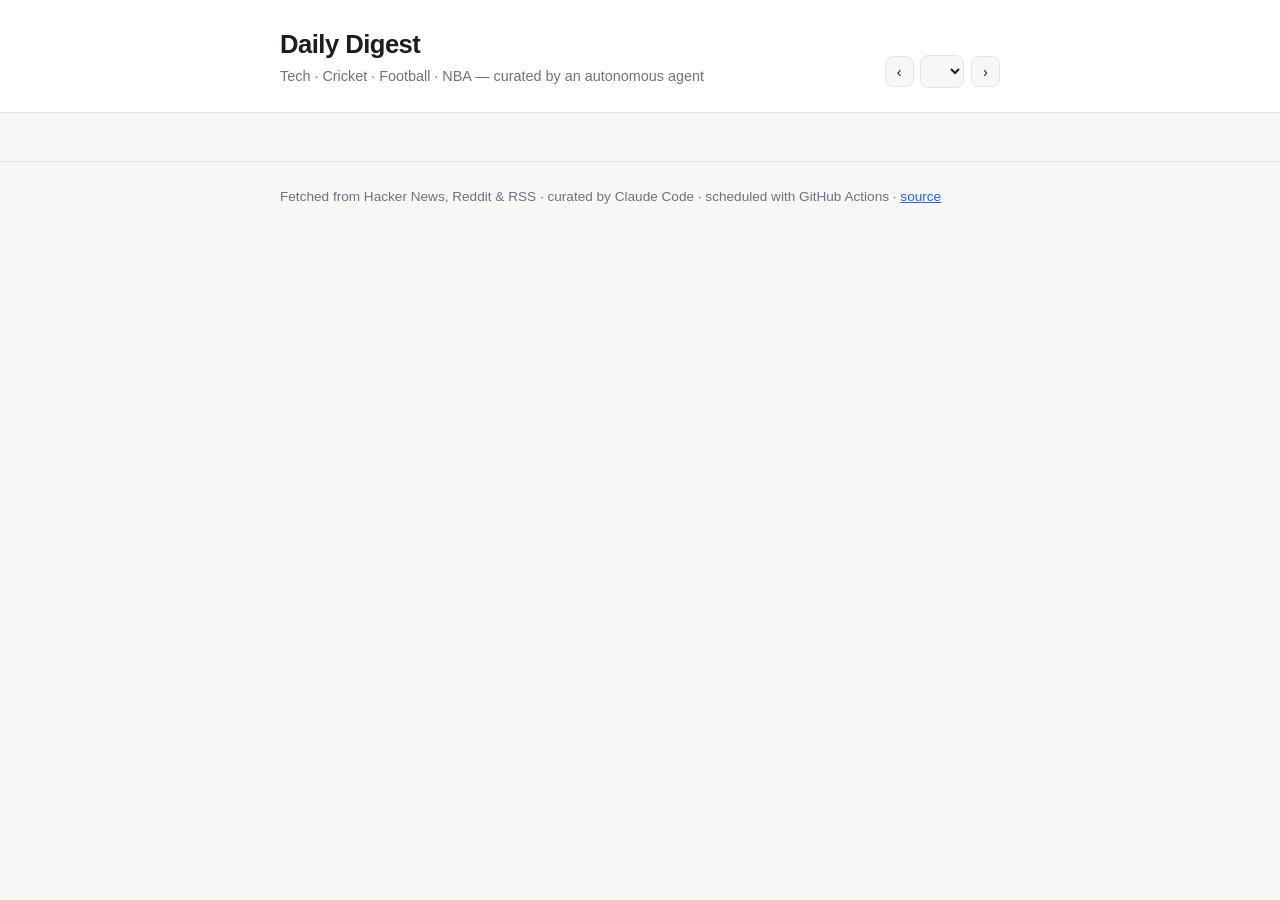
<file: index.html>
<!DOCTYPE html>
<html lang="en">
<head>
  <meta charset="UTF-8" />
  <meta http-equiv="refresh" content="0; url=./site/" />
  <title>Daily Digest</title>
</head>
<body>
  <p>Redirecting to the <a href="./site/">Daily Digest</a>…</p>
</body>
</html>
</file>
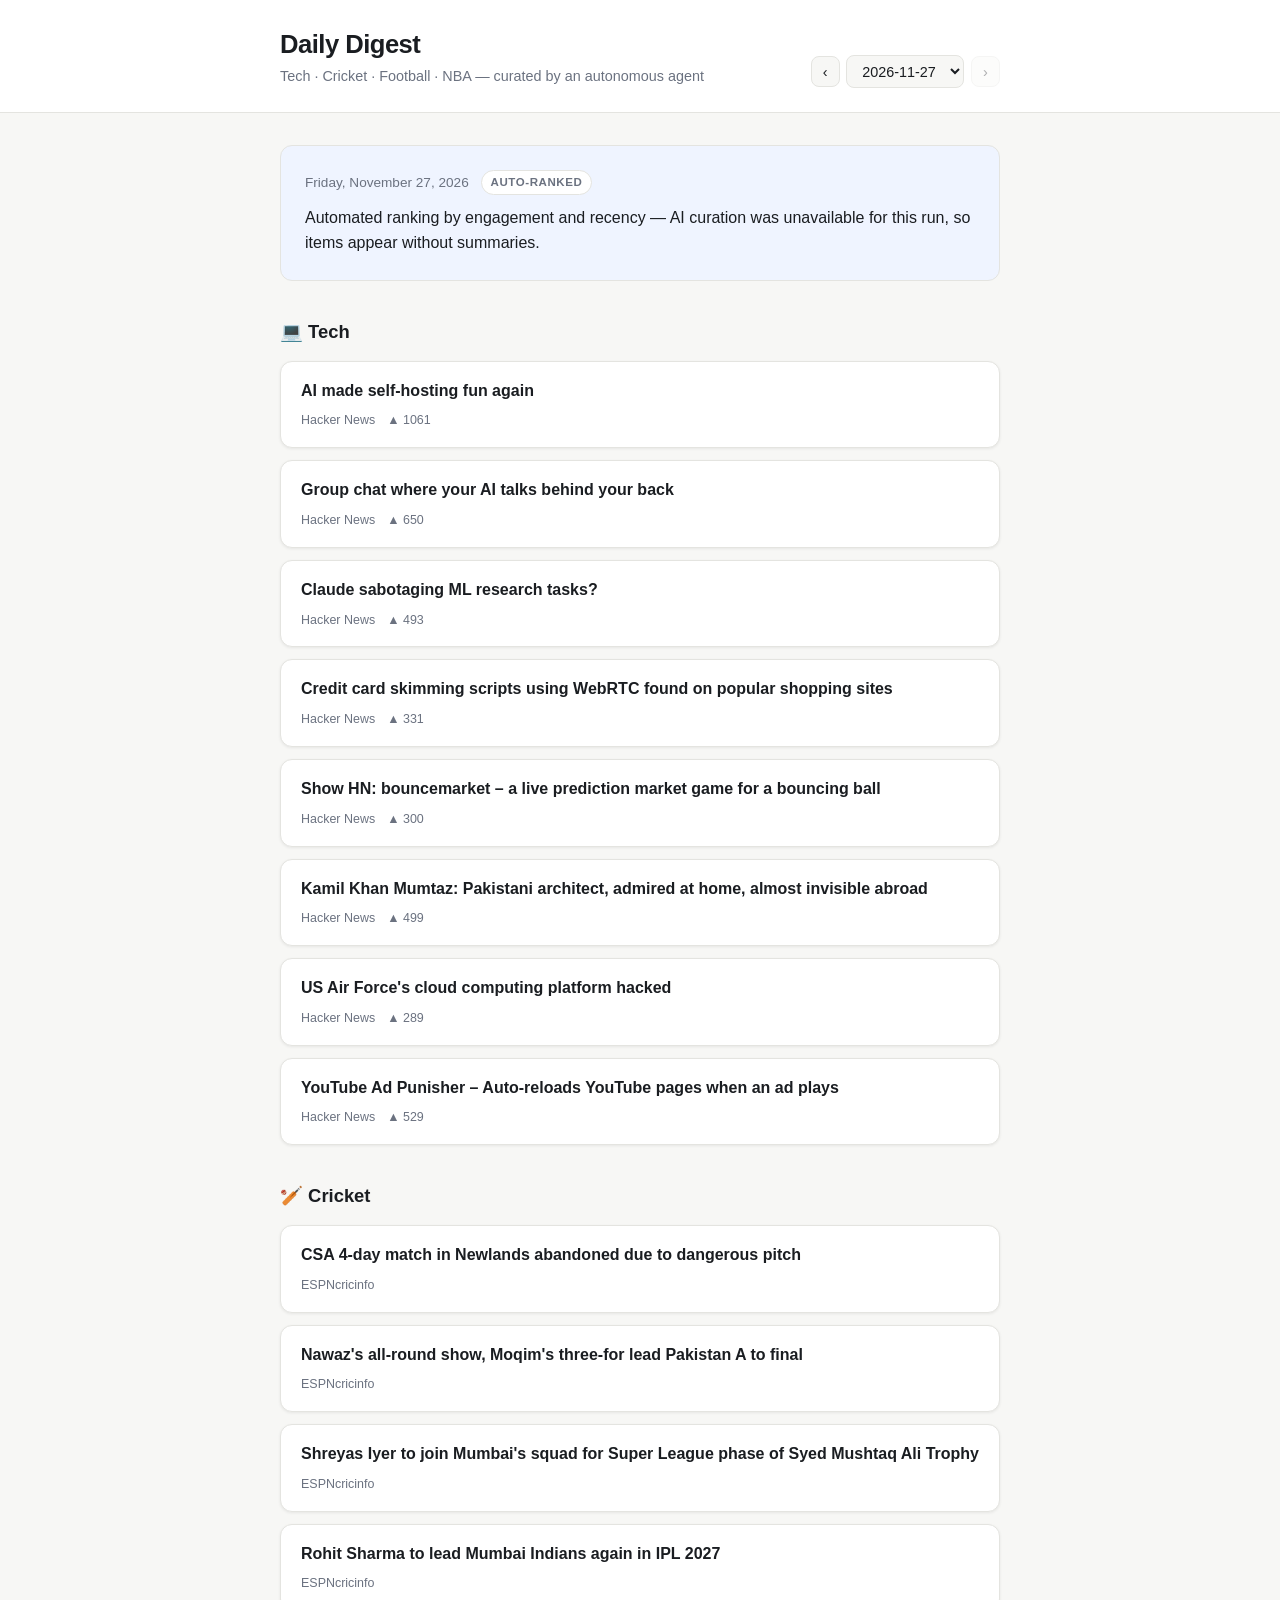
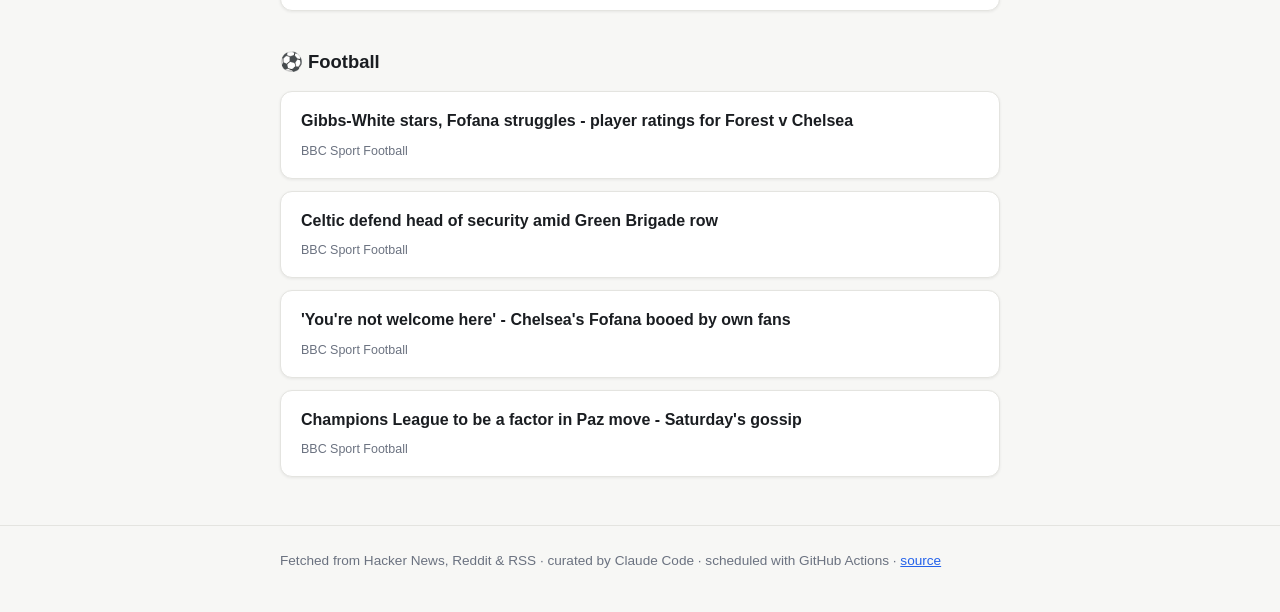
<file: site/index.html>
<!DOCTYPE html>
<html lang="en">
<head>
  <meta charset="UTF-8" />
  <meta name="viewport" content="width=device-width, initial-scale=1.0" />
  <title>Daily Digest — Tech · Cricket · Football · NBA</title>
  <meta name="description" content="A curated daily news digest of tech and sports, assembled by an autonomous agent pipeline." />
  <link rel="stylesheet" href="style.css" />
  <link rel="icon" href="data:image/svg+xml,<svg xmlns=%22http://www.w3.org/2000/svg%22 viewBox=%220 0 100 100%22><text y=%22.9em%22 font-size=%2290%22>📰</text></svg>" />
</head>
<body>
  <header class="site-header">
    <div class="container header-inner">
      <div>
        <h1>Daily Digest</h1>
        <p class="tagline">Tech · Cricket · Football · NBA — curated by an autonomous agent</p>
      </div>
      <nav class="date-nav" aria-label="Digest date">
        <button id="prev-day" title="Previous digest" aria-label="Previous digest">‹</button>
        <select id="date-select" aria-label="Choose digest date"></select>
        <button id="next-day" title="Next digest" aria-label="Next digest">›</button>
      </nav>
    </div>
  </header>

  <main class="container">
    <div id="status" class="status" hidden></div>

    <section id="overview-card" class="overview" hidden>
      <div class="overview-meta">
        <span id="digest-date"></span>
        <span id="digest-mode" class="mode-badge"></span>
      </div>
      <p id="overview-text"></p>
    </section>

    <div id="sections"></div>
  </main>

  <footer class="site-footer">
    <div class="container">
      <p>
        Fetched from Hacker News, Reddit &amp; RSS · curated by Claude Code ·
        scheduled with GitHub Actions ·
        <a id="repo-link" href="#" rel="noopener">source</a>
      </p>
    </div>
  </footer>

  <script src="app.js"></script>
</body>
</html>
</file>
<file: site/style.css>
:root {
  --bg: #f7f7f5;
  --surface: #ffffff;
  --text: #1a1d21;
  --text-muted: #6b7280;
  --border: #e4e4e0;
  --accent: #2563eb;
  --accent-soft: #eff4ff;
  --shadow: 0 1px 3px rgba(0, 0, 0, 0.07);
  --radius: 12px;
}

@media (prefers-color-scheme: dark) {
  :root {
    --bg: #101214;
    --surface: #1a1d21;
    --text: #e8eaed;
    --text-muted: #9aa0a6;
    --border: #2c3036;
    --accent: #7aa2ff;
    --accent-soft: #1c2333;
    --shadow: 0 1px 3px rgba(0, 0, 0, 0.4);
  }
}

* { box-sizing: border-box; margin: 0; padding: 0; }

body {
  font-family: -apple-system, BlinkMacSystemFont, "Segoe UI", Roboto,
    "Helvetica Neue", Arial, sans-serif;
  background: var(--bg);
  color: var(--text);
  line-height: 1.6;
  -webkit-font-smoothing: antialiased;
}

.container {
  max-width: 760px;
  margin: 0 auto;
  padding: 0 1.25rem;
}

/* Header */
.site-header {
  border-bottom: 1px solid var(--border);
  background: var(--surface);
  padding: 1.5rem 0;
}

.header-inner {
  display: flex;
  align-items: flex-end;
  justify-content: space-between;
  gap: 1rem;
  flex-wrap: wrap;
}

h1 { font-size: 1.6rem; letter-spacing: -0.02em; }

.tagline { color: var(--text-muted); font-size: 0.9rem; }

.date-nav { display: flex; gap: 0.4rem; align-items: center; }

.date-nav button,
.date-nav select {
  background: var(--bg);
  color: var(--text);
  border: 1px solid var(--border);
  border-radius: 8px;
  padding: 0.4rem 0.7rem;
  font-size: 0.9rem;
  cursor: pointer;
}

.date-nav button:disabled { opacity: 0.35; cursor: default; }
.date-nav button:not(:disabled):hover,
.date-nav select:hover { border-color: var(--accent); }

/* Status + overview */
.status {
  margin: 2rem 0;
  padding: 1rem 1.25rem;
  border-radius: var(--radius);
  background: var(--surface);
  border: 1px solid var(--border);
  color: var(--text-muted);
}

.overview {
  margin: 2rem 0;
  padding: 1.5rem;
  border-radius: var(--radius);
  background: var(--accent-soft);
  border: 1px solid var(--border);
}

.overview-meta {
  display: flex;
  align-items: center;
  gap: 0.75rem;
  margin-bottom: 0.6rem;
  font-size: 0.85rem;
  color: var(--text-muted);
}

.mode-badge {
  font-size: 0.72rem;
  font-weight: 600;
  text-transform: uppercase;
  letter-spacing: 0.05em;
  padding: 0.15rem 0.55rem;
  border-radius: 999px;
  border: 1px solid var(--border);
  background: var(--surface);
}

/* Sections */
.digest-section { margin: 2.25rem 0; }

.digest-section h2 {
  font-size: 1.15rem;
  margin-bottom: 0.9rem;
  display: flex;
  align-items: center;
  gap: 0.5rem;
}

.item-card {
  background: var(--surface);
  border: 1px solid var(--border);
  border-radius: var(--radius);
  padding: 1rem 1.25rem;
  margin-bottom: 0.75rem;
  box-shadow: var(--shadow);
  transition: border-color 0.15s ease;
}

.item-card:hover { border-color: var(--accent); }

.item-card a.item-title {
  color: var(--text);
  text-decoration: none;
  font-weight: 600;
  font-size: 1rem;
}

.item-card a.item-title:hover { color: var(--accent); }

.item-summary {
  margin-top: 0.35rem;
  font-size: 0.92rem;
  color: var(--text-muted);
}

.item-meta {
  margin-top: 0.5rem;
  font-size: 0.78rem;
  color: var(--text-muted);
  display: flex;
  gap: 0.75rem;
}

/* Footer */
.site-footer {
  border-top: 1px solid var(--border);
  margin-top: 3rem;
  padding: 1.5rem 0 2.5rem;
  font-size: 0.85rem;
  color: var(--text-muted);
}

.site-footer a { color: var(--accent); }

@media (max-width: 540px) {
  .header-inner { align-items: flex-start; flex-direction: column; }
}
</file>
